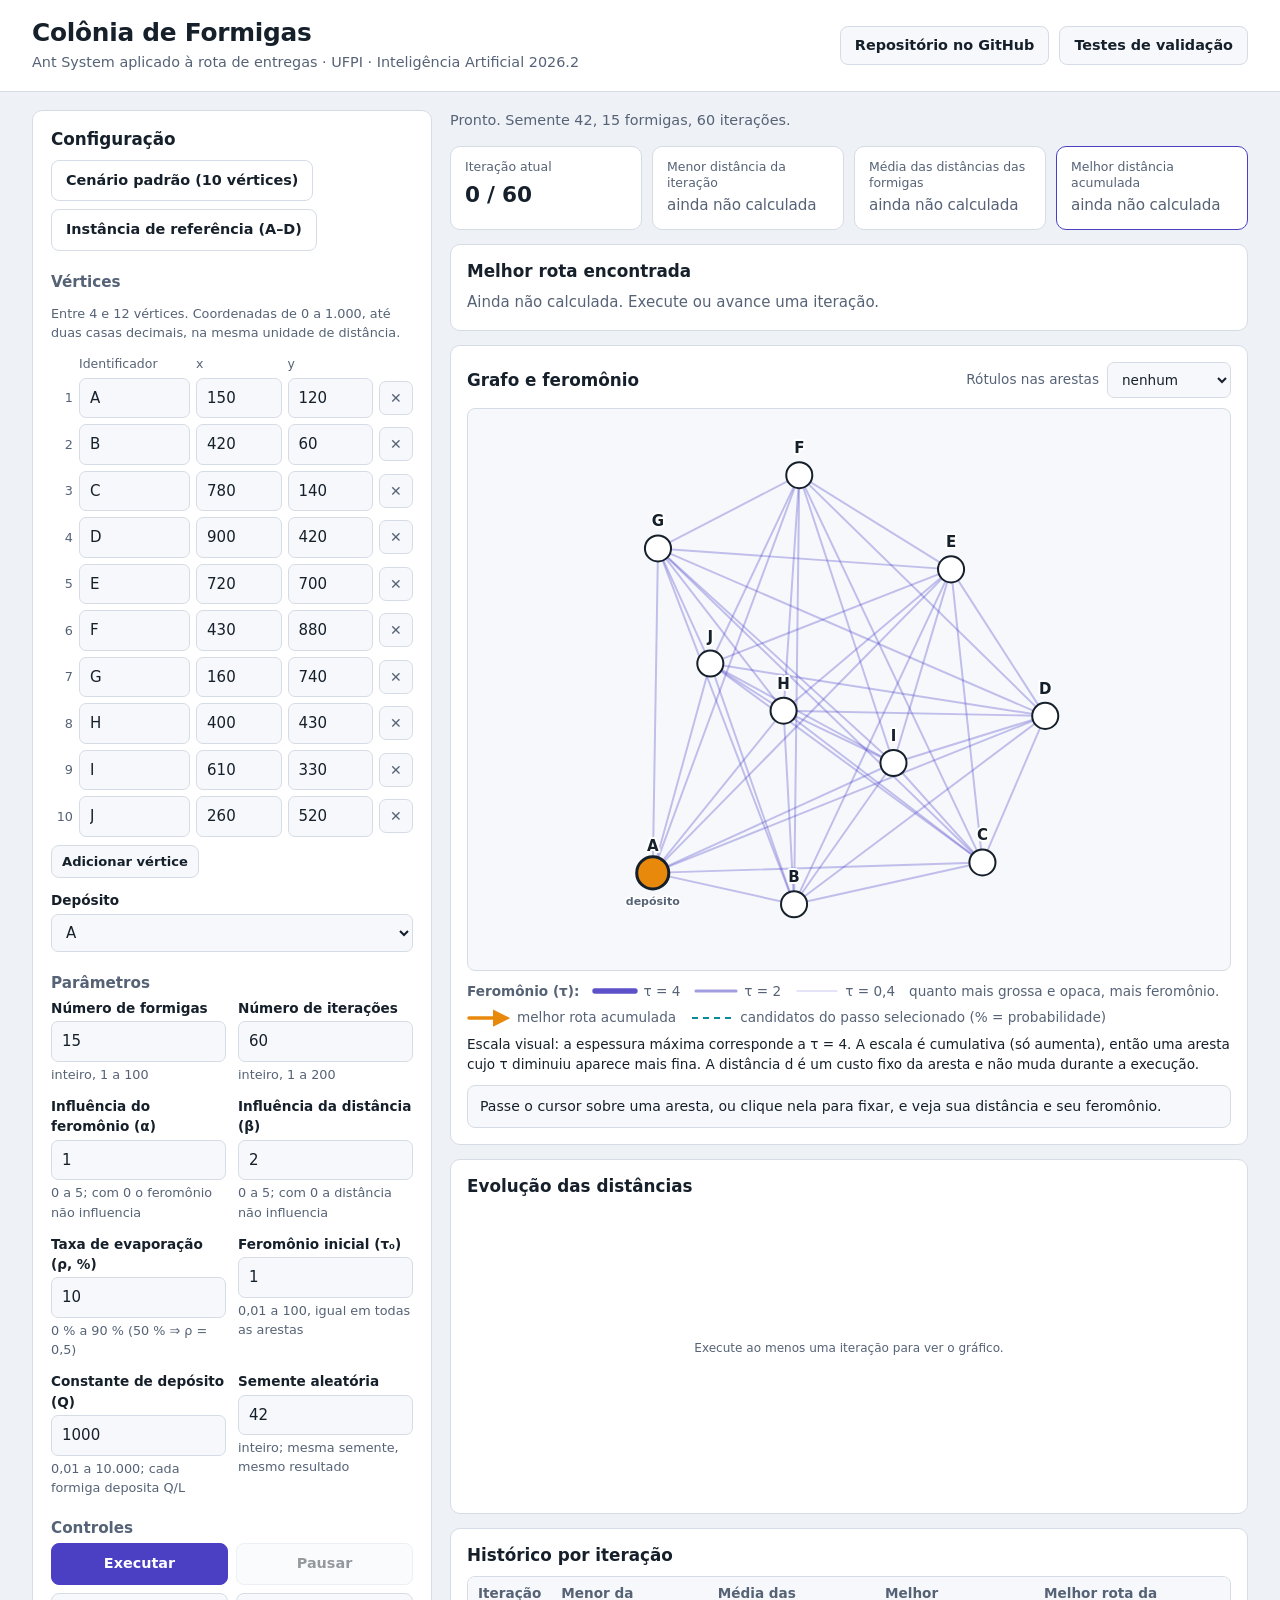
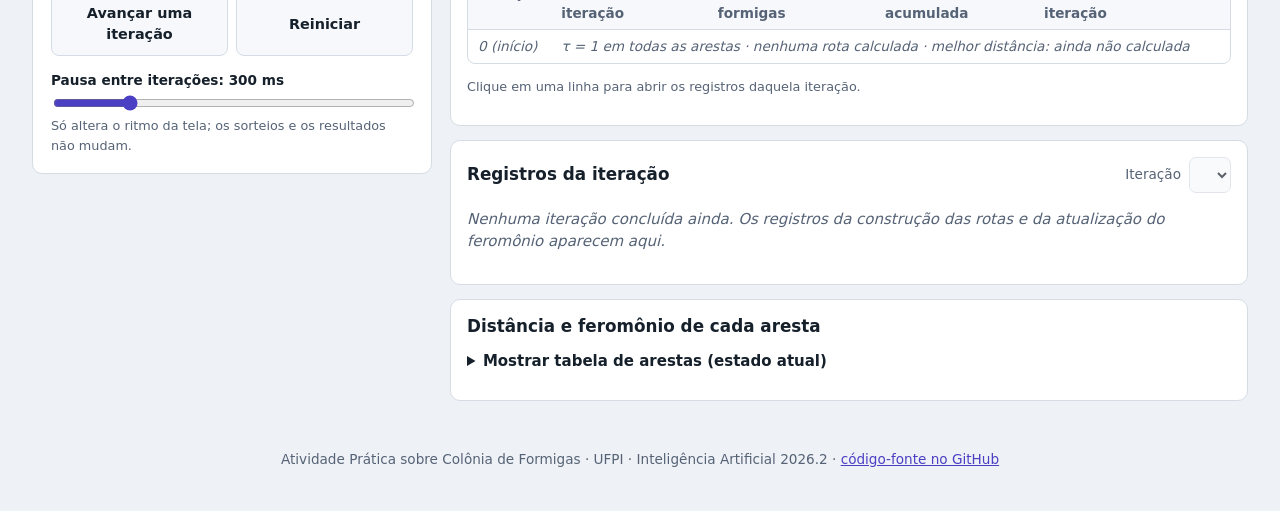
<file: index.html>
<!DOCTYPE html>
<html lang="pt-BR">
<head>
  <meta charset="utf-8">
  <meta name="viewport" content="width=device-width, initial-scale=1">
  <title>Colônia de Formigas (Ant System) — Rota de entregas</title>
  <meta name="description" content="Simulador de otimização por colônia de formigas (Ant System) para planejar rotas de entrega. UFPI — Inteligência Artificial 2026.2.">
  <link rel="stylesheet" href="css/style.css">
</head>
<body>
  <a class="skip" href="#stage">Ir para os resultados</a>

  <header class="top">
    <div class="brand">
      <h1>Colônia de Formigas</h1>
      <p>Ant System aplicado à rota de entregas &middot; UFPI &middot; Inteligência Artificial 2026.2</p>
    </div>
    <nav class="toplinks" aria-label="Links do projeto">
      <!-- No GitHub Pages este href é substituído automaticamente por js/app.js; o valor abaixo só vale ao abrir o arquivo localmente. -->
      <a id="repoLink" href="https://github.com/SEU-USUARIO/SEU-REPOSITORIO" target="_blank" rel="noopener">Repositório no GitHub</a>
      <a href="tests.html">Testes de validação</a>
    </nav>
  </header>

  <main class="layout">
    <!-- ====================== CONFIGURAÇÃO ====================== -->
    <section class="panel config" aria-labelledby="h-config">
      <h2 id="h-config">Configuração</h2>

      <div class="presets" role="group" aria-label="Cenários prontos">
        <button type="button" class="btn ghost" id="presetPadrao">Cenário padrão (10 vértices)</button>
        <button type="button" class="btn ghost" id="presetRef">Instância de referência (A–D)</button>
      </div>

      <h3>Vértices</h3>
      <p class="hint">Entre 4 e 12 vértices. Coordenadas de 0 a 1.000, até duas casas decimais, na mesma unidade de distância.</p>
      <div class="vhead" aria-hidden="true"><span></span><span>Identificador</span><span>x</span><span>y</span><span></span></div>
      <div id="vertexList" class="vlist"></div>
      <div id="e-vertices" class="err" role="alert"></div>
      <button type="button" class="btn small" id="btnAddVertex">Adicionar vértice</button>

      <div class="field depot">
        <label for="f-depot">Depósito</label>
        <select id="f-depot"></select>
        <div id="e-depot" class="err" role="alert"></div>
      </div>

      <h3>Parâmetros</h3>
      <div class="grid2">
        <div class="field"><label for="f-ants">Número de formigas</label><input id="f-ants" type="text" inputmode="numeric" autocomplete="off" value="15"><span class="hint">inteiro, 1 a 100</span><div id="e-ants" class="err" role="alert"></div></div>
        <div class="field"><label for="f-iterations">Número de iterações</label><input id="f-iterations" type="text" inputmode="numeric" autocomplete="off" value="60"><span class="hint">inteiro, 1 a 200</span><div id="e-iterations" class="err" role="alert"></div></div>
        <div class="field"><label for="f-alpha">Influência do feromônio (α)</label><input id="f-alpha" type="text" inputmode="decimal" autocomplete="off" value="1"><span class="hint">0 a 5; com 0 o feromônio não influencia</span><div id="e-alpha" class="err" role="alert"></div></div>
        <div class="field"><label for="f-beta">Influência da distância (β)</label><input id="f-beta" type="text" inputmode="decimal" autocomplete="off" value="2"><span class="hint">0 a 5; com 0 a distância não influencia</span><div id="e-beta" class="err" role="alert"></div></div>
        <div class="field"><label for="f-rho">Taxa de evaporação (ρ, %)</label><input id="f-rho" type="text" inputmode="decimal" autocomplete="off" value="10"><span class="hint">0 % a 90 % (50 % ⇒ ρ = 0,5)</span><div id="e-rho" class="err" role="alert"></div></div>
        <div class="field"><label for="f-tau0">Feromônio inicial (τ₀)</label><input id="f-tau0" type="text" inputmode="decimal" autocomplete="off" value="1"><span class="hint">0,01 a 100, igual em todas as arestas</span><div id="e-tau0" class="err" role="alert"></div></div>
        <div class="field"><label for="f-Q">Constante de depósito (Q)</label><input id="f-Q" type="text" inputmode="decimal" autocomplete="off" value="1000"><span class="hint">0,01 a 10.000; cada formiga deposita Q/L</span><div id="e-Q" class="err" role="alert"></div></div>
        <div class="field"><label for="f-seed">Semente aleatória</label><input id="f-seed" type="text" inputmode="numeric" autocomplete="off" value="42"><span class="hint">inteiro; mesma semente, mesmo resultado</span><div id="e-seed" class="err" role="alert"></div></div>
      </div>

      <div id="summaryErr" class="summary-err" role="alert" hidden></div>
      <div id="pendingBanner" class="banner" hidden>Você alterou dados ou parâmetros. Clique em <strong>Reiniciar</strong> para aplicar as mudanças antes de executar.</div>

      <h3>Controles</h3>
      <div class="controls">
        <button type="button" class="btn primary" id="btnRun">Executar</button>
        <button type="button" class="btn" id="btnPause">Pausar</button>
        <button type="button" class="btn" id="btnStep">Avançar uma iteração</button>
        <button type="button" class="btn" id="btnReset">Reiniciar</button>
      </div>
      <div class="field speed">
        <label for="speed">Pausa entre iterações: <output id="speedOut">300 ms</output></label>
        <input id="speed" type="range" min="0" max="1500" step="50" value="300">
        <span class="hint">Só altera o ritmo da tela; os sorteios e os resultados não mudam.</span>
      </div>
    </section>

    <!-- ======================== RESULTADOS ======================== -->
    <section id="stage" class="stage" aria-label="Resultados">
      <p id="statusText" class="status" role="status" aria-live="polite"></p>

      <div class="metrics">
        <div class="metric"><span class="mlabel">Iteração atual</span><span class="mval" id="m-iter">0 / 0</span></div>
        <div class="metric"><span class="mlabel">Menor distância da iteração</span><span class="mval" id="m-iterbest"></span></div>
        <div class="metric"><span class="mlabel">Média das distâncias das formigas</span><span class="mval" id="m-mean"></span></div>
        <div class="metric accent"><span class="mlabel">Melhor distância acumulada</span><span class="mval" id="m-best"></span></div>
      </div>

      <article class="card" aria-labelledby="h-best">
        <h2 id="h-best">Melhor rota encontrada</h2>
        <div id="bestRoute" class="bestroute"></div>
      </article>

      <article class="card" aria-labelledby="h-graph">
        <div class="cardhead">
          <h2 id="h-graph">Grafo e feromônio</h2>
          <label class="inline">Rótulos nas arestas
            <select id="labelMode">
              <option value="none">nenhum</option>
              <option value="tau">feromônio τ</option>
              <option value="dist">distância d</option>
            </select>
          </label>
        </div>
        <svg id="graph" class="graph" viewBox="0 0 760 560" role="img" aria-label="Grafo completo com feromônio nas arestas e a melhor rota destacada"></svg>
        <div id="legend" class="legend"></div>
        <div id="edgeInfo" class="edgeinfo" aria-live="polite"></div>
      </article>

      <article class="card" aria-labelledby="h-chart">
        <h2 id="h-chart">Evolução das distâncias</h2>
        <svg id="chart" class="chart" viewBox="0 0 760 290" role="img" aria-label="Gráfico das distâncias por iteração"></svg>
      </article>

      <article class="card" aria-labelledby="h-hist">
        <h2 id="h-hist">Histórico por iteração</h2>
        <div class="tablewrap tall" id="historyWrap">
          <table class="data" id="historyTable">
            <thead><tr><th>Iteração</th><th>Menor da iteração</th><th>Média das formigas</th><th>Melhor acumulada</th><th>Melhor rota da iteração</th></tr></thead>
            <tbody></tbody>
          </table>
        </div>
        <p class="hint">Clique em uma linha para abrir os registros daquela iteração.</p>
      </article>

      <article class="card" aria-labelledby="h-logs">
        <div class="cardhead">
          <h2 id="h-logs">Registros da iteração</h2>
          <label class="inline">Iteração
            <select id="logIter"></select>
          </label>
        </div>
        <div id="logs"></div>
      </article>

      <article class="card" aria-labelledby="h-edges">
        <h2 id="h-edges">Distância e feromônio de cada aresta</h2>
        <details>
          <summary>Mostrar tabela de arestas (estado atual)</summary>
          <div class="tablewrap tall"><table class="data" id="edgeTable"></table></div>
        </details>
      </article>
    </section>
  </main>

  <footer class="foot">
    <p>Atividade Prática sobre Colônia de Formigas &middot; UFPI &middot; Inteligência Artificial 2026.2 &middot;
      <a id="repoLink2" href="https://github.com/SEU-USUARIO/SEU-REPOSITORIO" target="_blank" rel="noopener">código-fonte no GitHub</a></p>
  </footer>

  <script src="js/aco.js"></script>
  <script src="js/app.js"></script>
</body>
</html>
</file>
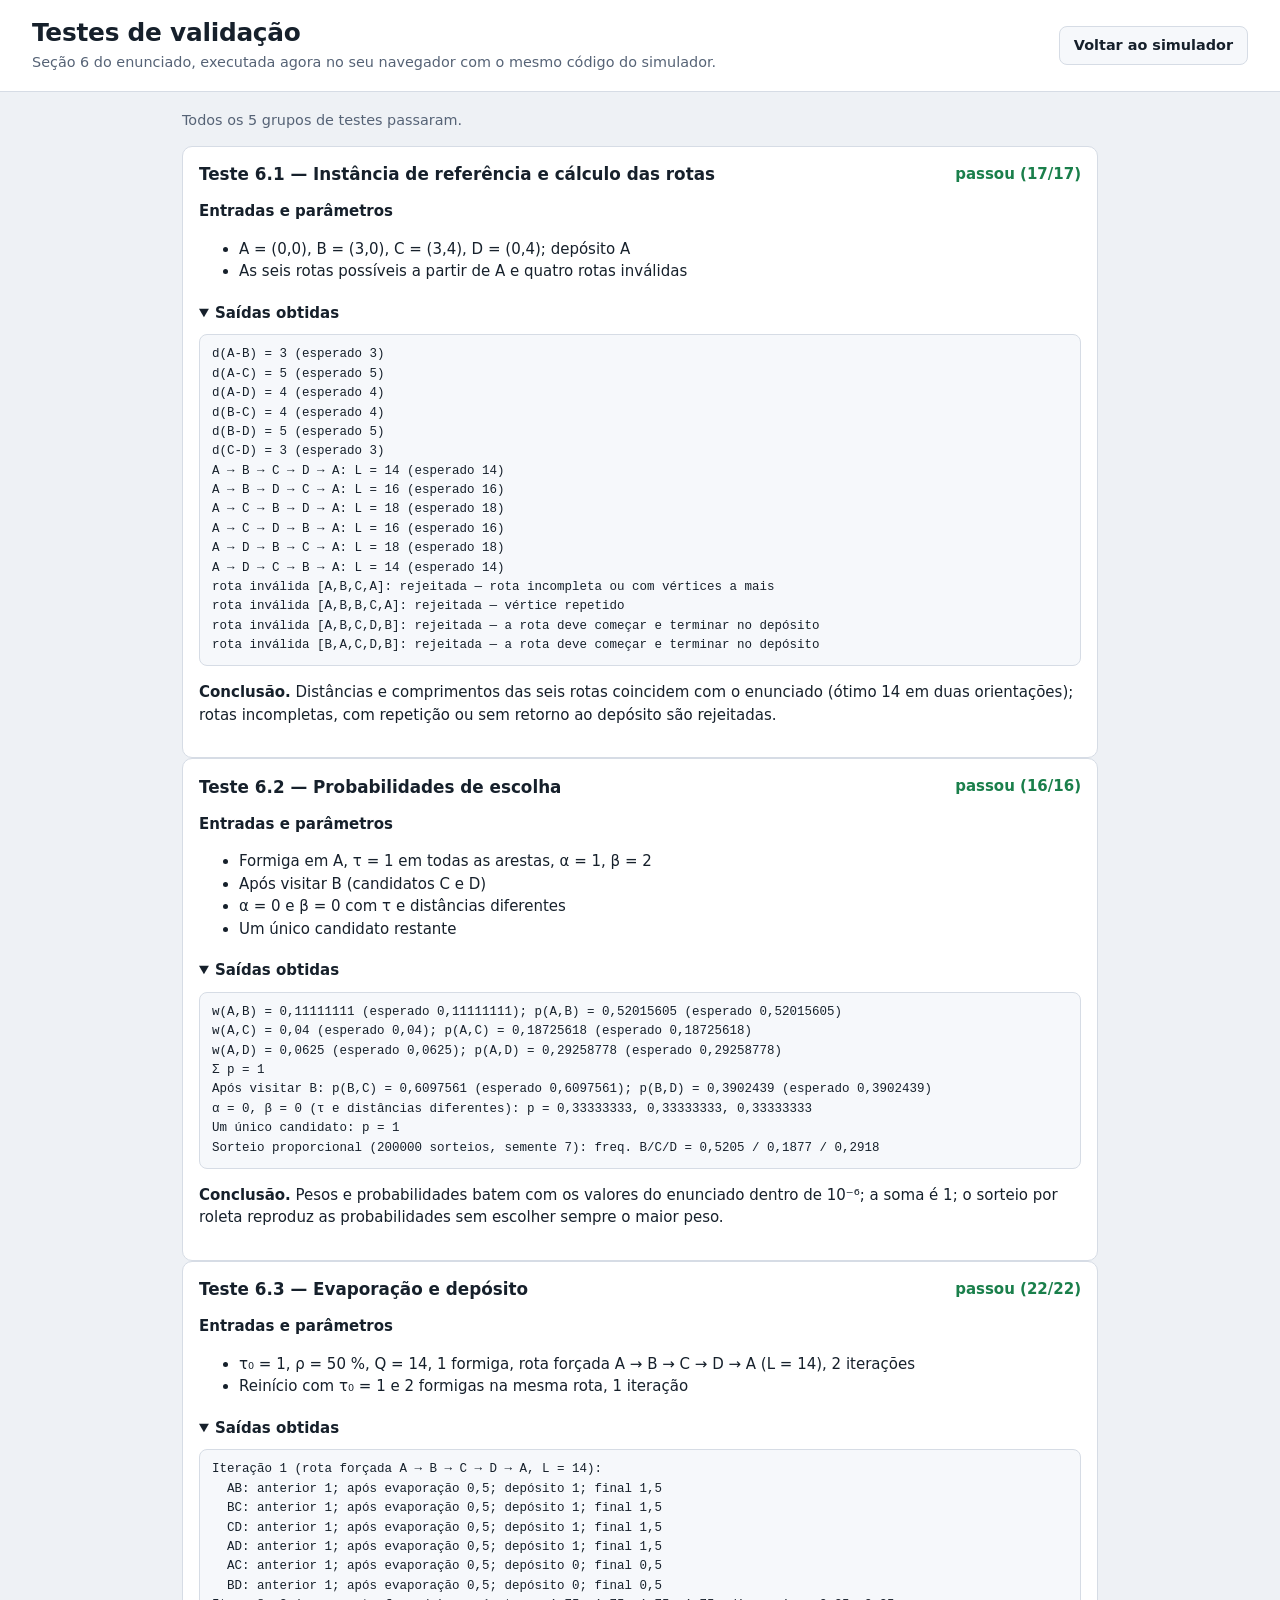
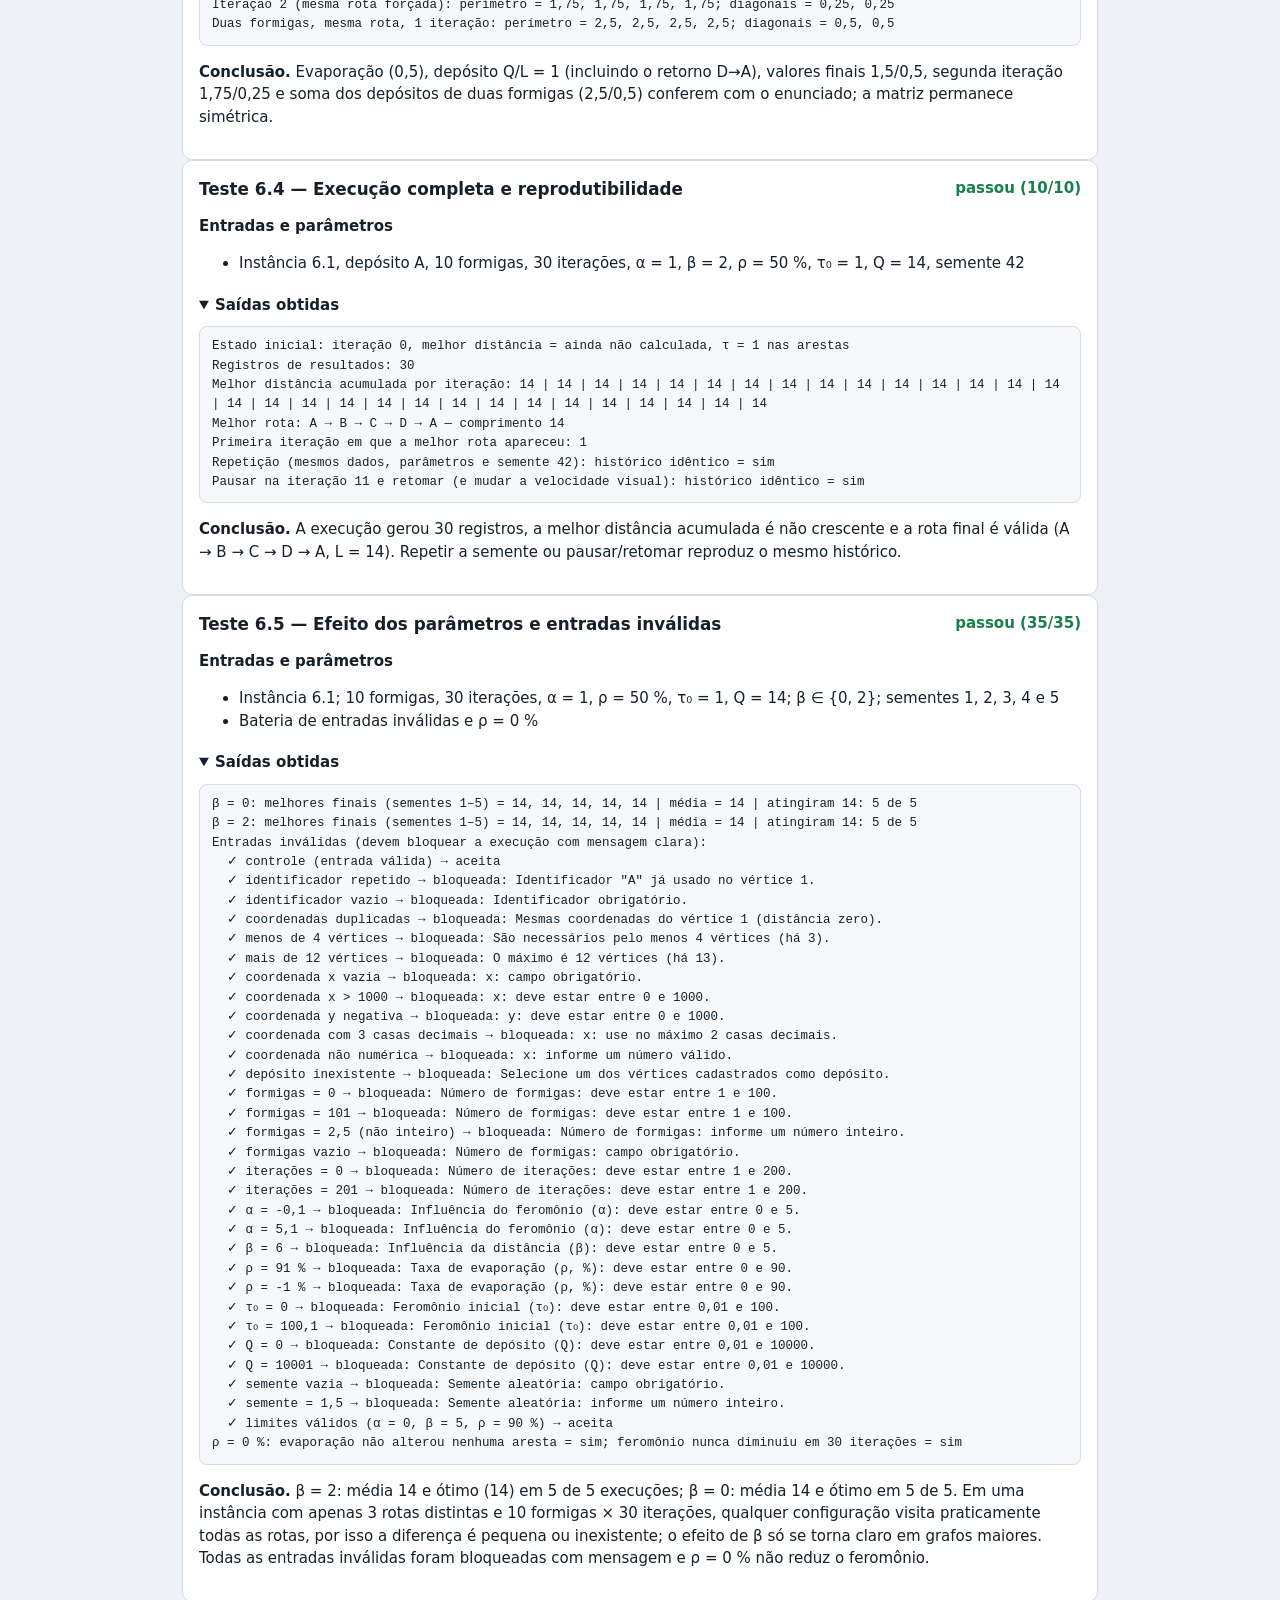
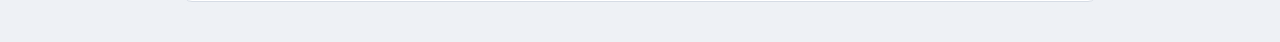
<file: tests.html>
<!DOCTYPE html>
<html lang="pt-BR">
<head>
  <meta charset="utf-8">
  <meta name="viewport" content="width=device-width, initial-scale=1">
  <title>Testes de validação — Colônia de Formigas</title>
  <link rel="stylesheet" href="css/style.css">
</head>
<body>
  <header class="top">
    <div class="brand">
      <h1>Testes de validação</h1>
      <p>Seção 6 do enunciado, executada agora no seu navegador com o mesmo código do simulador.</p>
    </div>
    <nav class="toplinks"><a href="index.html">Voltar ao simulador</a></nav>
  </header>
  <main class="tests-wrap">
    <p id="summary" class="status" role="status">Executando…</p>
    <div id="results"></div>
  </main>
  <script src="js/aco.js"></script>
  <script src="js/tests.js"></script>
  <script>
    (function () {
      var results = ACOTests.runAll();
      var box = document.getElementById('results');
      var failed = 0;
      results.forEach(function (t) {
        if (!t.pass) failed++;
        var card = document.createElement('article');
        card.className = 'card';
        var bad = t.checks.filter(function (c) { return !c.pass; });
        var html = '<div class="cardhead"><h2>Teste ' + t.id + ' — ' + t.title + '</h2>' +
          '<span class="' + (t.pass ? 't-pass' : 't-fail') + '">' + (t.pass ? 'passou' : 'falhou') + ' (' + (t.checks.length - bad.length) + '/' + t.checks.length + ')</span></div>';
        html += '<p><strong>Entradas e parâmetros</strong></p><ul>' + t.inputs.map(function (l) { return '<li>' + esc(l) + '</li>'; }).join('') + '</ul>';
        html += '<details open><summary>Saídas obtidas</summary><pre>' + esc(t.outputs.join('\n')) + '</pre></details>';
        if (bad.length) html += '<p class="t-fail">Verificações com falha: ' + bad.map(function (c) { return esc(c.label); }).join('; ') + '</p>';
        html += '<p><strong>Conclusão.</strong> ' + esc(t.conclusion) + '</p>';
        card.innerHTML = html;
        box.appendChild(card);
      });
      document.getElementById('summary').textContent = failed ? failed + ' teste(s) com falha.' : 'Todos os ' + results.length + ' grupos de testes passaram.';
      function esc(s) { return String(s).replace(/&/g, '&amp;').replace(/</g, '&lt;').replace(/>/g, '&gt;'); }
    })();
  </script>
</body>
</html>
</file>
<file: css/style.css>
:root {
  --bg: #eef1f5;
  --surface: #ffffff;
  --surface-2: #f6f8fb;
  --text: #16202b;
  --muted: #566376;
  --line: #d6dce5;
  --accent: #4b3fc4;          /* feromônio */
  --accent-ink: #ffffff;
  --best: #e8890c;            /* melhor rota */
  --trace: #0b8a9c;           /* construção da rota */
  --sel: #d6336c;
  --err: #b42318;
  --err-bg: #fdeceb;
  --ok: #1a7f4b;
  --node: #ffffff;
  --node-stroke: #16202b;
  --halo: #ffffff;
  --focus: #1c7ed6;
  --radius: 10px;
  color-scheme: light;
}

@media (prefers-color-scheme: dark) {
  :root {
    --bg: #0f141b;
    --surface: #18202a;
    --surface-2: #1e2833;
    --text: #e6ebf2;
    --muted: #9aa8bb;
    --line: #2e3a49;
    --accent: #9a8cff;
    --accent-ink: #12101f;
    --best: #ffa63d;
    --trace: #3cc9dd;
    --sel: #ff6b9d;
    --err: #ff8a80;
    --err-bg: #3a1a1a;
    --ok: #5fd39a;
    --node: #18202a;
    --node-stroke: #e6ebf2;
    --halo: #18202a;
    color-scheme: dark;
  }
}

* { box-sizing: border-box; }
html { -webkit-text-size-adjust: 100%; }
body {
  margin: 0;
  background: var(--bg);
  color: var(--text);
  font: 15px/1.5 "Inter", "Segoe UI", system-ui, -apple-system, "Helvetica Neue", Arial, sans-serif;
  font-variant-numeric: tabular-nums;
}
h1, h2, h3 { line-height: 1.2; margin: 0; }
h1 { font-size: 1.55rem; letter-spacing: -0.01em; }
h2 { font-size: 1.05rem; }
h3 { font-size: .95rem; margin: 22px 0 6px; color: var(--muted); font-weight: 600; }
a { color: var(--accent); }
:focus-visible { outline: 3px solid var(--focus); outline-offset: 2px; border-radius: 4px; }

.skip { position: absolute; left: -999px; top: 0; background: var(--surface); padding: 8px 12px; z-index: 10; }
.skip:focus { left: 8px; top: 8px; }

/* ---------- topo ---------- */
.top {
  display: flex; flex-wrap: wrap; gap: 12px 24px; align-items: center; justify-content: space-between;
  padding: 18px clamp(14px, 3vw, 32px);
  background: var(--surface); border-bottom: 1px solid var(--line);
}
.brand p { margin: 4px 0 0; color: var(--muted); font-size: .9rem; }
.toplinks { display: flex; gap: 10px; flex-wrap: wrap; }
.toplinks a {
  text-decoration: none; font-weight: 600; font-size: .9rem; padding: 8px 14px;
  border: 1px solid var(--line); border-radius: 8px; color: var(--text); background: var(--surface-2);
}
.toplinks a:hover { border-color: var(--accent); color: var(--accent); }

/* ---------- layout ---------- */
.layout {
  display: grid; grid-template-columns: minmax(300px, 400px) minmax(0, 1fr); gap: 18px;
  padding: 18px clamp(14px, 3vw, 32px) 28px; align-items: start; max-width: 1500px; margin: 0 auto;
}
@media (max-width: 1020px) { .layout { grid-template-columns: 1fr; } }

.panel, .card, .metric {
  background: var(--surface); border: 1px solid var(--line); border-radius: var(--radius);
}
.panel { padding: 18px; }
.stage { display: flex; flex-direction: column; gap: 14px; min-width: 0; }
.card { padding: 16px; min-width: 0; }
.cardhead { display: flex; flex-wrap: wrap; align-items: center; justify-content: space-between; gap: 8px 16px; margin-bottom: 10px; }
.card > h2 { margin-bottom: 10px; }

.hint { color: var(--muted); font-size: .8rem; }
.status { margin: 0; color: var(--muted); font-size: .9rem; min-height: 1.3em; }
.status b { color: var(--text); }

/* ---------- formulário ---------- */
.presets { display: flex; flex-wrap: wrap; gap: 8px; margin: 10px 0 0; }
.vhead, .vrow-main { display: grid; grid-template-columns: 22px minmax(0,1.3fr) minmax(0,1fr) minmax(0,1fr) 34px; gap: 6px; align-items: center; }
.vhead { font-size: .78rem; color: var(--muted); margin-top: 8px; }
.vlist { display: flex; flex-direction: column; gap: 6px; margin-top: 4px; }
.vidx { font-size: .8rem; color: var(--muted); text-align: right; }
.rowerr { grid-column: 2 / -1; }
.vrow .rowerr { color: var(--err); font-size: .8rem; margin: 2px 0 0 28px; }

input[type="text"], select {
  width: 100%; min-width: 0; padding: 8px 10px; font: inherit; color: var(--text);
  background: var(--surface-2); border: 1px solid var(--line); border-radius: 7px;
}
input[type="text"]:hover, select:hover { border-color: var(--muted); }
input[aria-invalid="true"] { border-color: var(--err); background: var(--err-bg); }
.field { display: flex; flex-direction: column; gap: 3px; }
.field > label { font-weight: 600; font-size: .85rem; }
.field.depot { margin-top: 12px; }
.grid2 { display: grid; grid-template-columns: 1fr 1fr; gap: 12px 12px; }
@media (max-width: 480px) { .grid2 { grid-template-columns: 1fr; } }
.err { color: var(--err); font-size: .8rem; }
.err:empty, .rowerr:empty { display: none; }
.summary-err { margin-top: 14px; padding: 10px 12px; background: var(--err-bg); color: var(--err); border-radius: 8px; font-size: .85rem; }
.summary-err ul { margin: 4px 0 0; padding-left: 18px; }
.banner { margin-top: 14px; padding: 10px 12px; border-radius: 8px; background: #fff4dc; color: #6a4300; font-size: .88rem; border: 1px solid #f0cf86; }
@media (prefers-color-scheme: dark) { .banner { background: #3a2c10; color: #ffd98a; border-color: #6b5220; } }

.controls { display: grid; grid-template-columns: 1fr 1fr; gap: 8px; }
.speed { margin-top: 14px; }
.speed input[type="range"] { width: 100%; accent-color: var(--accent); }

.btn {
  font: inherit; font-weight: 600; font-size: .9rem; cursor: pointer;
  padding: 9px 14px; border-radius: 8px; border: 1px solid var(--line);
  background: var(--surface-2); color: var(--text);
}
.btn:hover:not(:disabled) { border-color: var(--accent); }
.btn.primary { background: var(--accent); border-color: var(--accent); color: var(--accent-ink); }
.btn.ghost { background: transparent; }
.btn.small { padding: 6px 10px; font-size: .82rem; margin-top: 8px; }
.btn:disabled { opacity: .45; cursor: not-allowed; }
.icon-btn {
  width: 34px; height: 34px; padding: 0; cursor: pointer; border-radius: 7px;
  border: 1px solid var(--line); background: var(--surface-2); color: var(--muted); font-size: .9rem;
}
.icon-btn:hover:not(:disabled) { color: var(--err); border-color: var(--err); }
.icon-btn:disabled { opacity: .35; cursor: not-allowed; }

/* ---------- métricas ---------- */
.metrics { display: grid; grid-template-columns: repeat(4, minmax(0, 1fr)); gap: 10px; }
@media (max-width: 760px) { .metrics { grid-template-columns: repeat(2, minmax(0, 1fr)); } }
.metric { padding: 12px 14px; display: flex; flex-direction: column; gap: 4px; }
.metric.accent { border-color: var(--accent); }
.mlabel { color: var(--muted); font-size: .78rem; line-height: 1.25; }
.mval { font-size: 1.35rem; font-weight: 700; letter-spacing: -0.01em; }
.mval.na { font-size: .95rem; font-weight: 500; color: var(--muted); }

.bestroute .seq { font-size: 1.15rem; font-weight: 600; line-height: 1.7; overflow-wrap: anywhere; }
.bestroute .seq .arrow { color: var(--best); margin: 0 .2em; }
.bestroute p { margin: 4px 0 0; color: var(--muted); }
.bestroute .na { color: var(--muted); }

/* ---------- grafo ---------- */
.graph { width: 100%; height: auto; display: block; background: var(--surface-2); border: 1px solid var(--line); border-radius: 8px; }
.graph .edge { stroke: var(--accent); stroke-linecap: round; fill: none; }
.graph .edge-hit { stroke: transparent; stroke-width: 14; cursor: pointer; fill: none; }
.graph .edge-sel { stroke: var(--sel); stroke-linecap: round; fill: none; opacity: .35; }
.graph .best { stroke: var(--best); stroke-width: 2.2; stroke-dasharray: none; stroke-linecap: round; fill: none; }
.graph .tr-done { stroke: var(--trace); stroke-width: 2; opacity: .65; fill: none; }
.graph .tr-cand { stroke: var(--trace); stroke-width: 1.8; stroke-dasharray: 6 5; fill: none; }
.graph .tr-pick { stroke: var(--trace); stroke-width: 4.5; stroke-linecap: round; fill: none; }
.graph .tr-ring { fill: none; stroke: var(--trace); stroke-width: 3; }
.graph .node { fill: var(--node); stroke: var(--node-stroke); stroke-width: 2; }
.graph .node.depot { fill: var(--best); stroke: var(--node-stroke); stroke-width: 3; }
.graph .vlabel { font: 700 15px "Inter", system-ui, sans-serif; fill: var(--text); text-anchor: middle; paint-order: stroke; stroke: var(--halo); stroke-width: 4px; stroke-linejoin: round; }
.graph .vsub { font: 600 11px "Inter", system-ui, sans-serif; fill: var(--muted); text-anchor: middle; paint-order: stroke; stroke: var(--halo); stroke-width: 3px; }
.graph .elabel { font: 600 12px "Inter", system-ui, sans-serif; fill: var(--text); text-anchor: middle; paint-order: stroke; stroke: var(--halo); stroke-width: 4px; stroke-linejoin: round; }
.graph .plabel { font: 700 12px "Inter", system-ui, sans-serif; fill: var(--trace); text-anchor: middle; paint-order: stroke; stroke: var(--halo); stroke-width: 4px; stroke-linejoin: round; }

.legend { display: grid; gap: 6px; margin-top: 10px; font-size: .85rem; color: var(--muted); }
.legend .row { display: flex; flex-wrap: wrap; gap: 6px 14px; align-items: center; }
.legend .sample { display: inline-flex; align-items: center; gap: 6px; }
.legend svg { width: 44px; height: 14px; overflow: visible; }
.legend .note { color: var(--text); }
.legend .chg { color: var(--best); font-weight: 600; }
.edgeinfo { margin-top: 10px; padding: 10px 12px; background: var(--surface-2); border: 1px solid var(--line); border-radius: 8px; font-size: .88rem; min-height: 3em; }
.edgeinfo b { font-weight: 700; }
.edgeinfo .mono { font-variant-numeric: tabular-nums; }

/* ---------- gráfico ---------- */
.chart { width: 100%; height: auto; display: block; }
.chart text { fill: var(--muted); font: 12px "Inter", system-ui, sans-serif; }
.chart .grid { stroke: var(--line); stroke-width: 1; }
.chart .axis { stroke: var(--muted); stroke-width: 1; }
.chart .s1 { stroke: var(--trace); fill: var(--trace); }
.chart .s2 { stroke: var(--muted); fill: var(--muted); }
.chart .s3 { stroke: var(--best); fill: var(--best); }
.chart .line { fill: none; stroke-width: 2.2; stroke-linejoin: round; }
.chart .s2.line { stroke-dasharray: 5 4; }
.chart .legend-t { fill: var(--text); }

/* ---------- tabelas e registros ---------- */
.tablewrap { overflow: auto; border: 1px solid var(--line); border-radius: 8px; }
.tablewrap.tall { max-height: 340px; }
table.data { border-collapse: collapse; width: 100%; font-size: .85rem; }
table.data th, table.data td { padding: 6px 10px; text-align: left; border-bottom: 1px solid var(--line); vertical-align: top; }
table.data thead th { position: sticky; top: 0; background: var(--surface-2); font-weight: 600; color: var(--muted); z-index: 1; }
table.data tbody tr:last-child td { border-bottom: 0; }
table.data td.num, table.data th.num { text-align: right; }
table.data tr.init td { color: var(--muted); font-style: italic; }
table.data tr.clickable { cursor: pointer; }
table.data tr.clickable:hover td { background: var(--surface-2); }
table.data tr.sel td { background: color-mix(in srgb, var(--accent) 14%, transparent); }
.cands { list-style: none; margin: 0; padding: 0; }
.cands li { white-space: nowrap; }
.cands li.picked { font-weight: 700; color: var(--trace); }
details { margin: 8px 0; }
details > summary { cursor: pointer; font-weight: 600; padding: 4px 0; }
details > summary:hover { color: var(--accent); }
pre.logtext { margin: 8px 0 0; padding: 10px 12px; background: var(--surface-2); border: 1px solid var(--line); border-radius: 8px; overflow: auto; max-height: 260px; font: 12.5px/1.55 ui-monospace, SFMono-Regular, Menlo, Consolas, monospace; }
.logmeta { color: var(--muted); font-size: .85rem; margin: 6px 0; }
.inline { font-size: .85rem; color: var(--muted); display: inline-flex; align-items: center; gap: 8px; }
.inline select { width: auto; }
.empty { color: var(--muted); font-style: italic; }

.foot { padding: 6px clamp(14px, 3vw, 32px) 28px; color: var(--muted); font-size: .85rem; text-align: center; }

/* ---------- testes ---------- */
.tests-wrap { max-width: 980px; margin: 0 auto; padding: 18px clamp(14px, 3vw, 32px) 40px; display: flex; flex-direction: column; gap: 14px; }
.t-pass { color: var(--ok); font-weight: 700; }
.t-fail { color: var(--err); font-weight: 700; }
.tests-wrap pre { white-space: pre-wrap; margin: 6px 0; font: 12.5px/1.55 ui-monospace, SFMono-Regular, Menlo, Consolas, monospace; background: var(--surface-2); border: 1px solid var(--line); border-radius: 8px; padding: 10px 12px; overflow: auto; }

@media (prefers-reduced-motion: reduce) { * { animation: none !important; transition: none !important; } }
</file>
